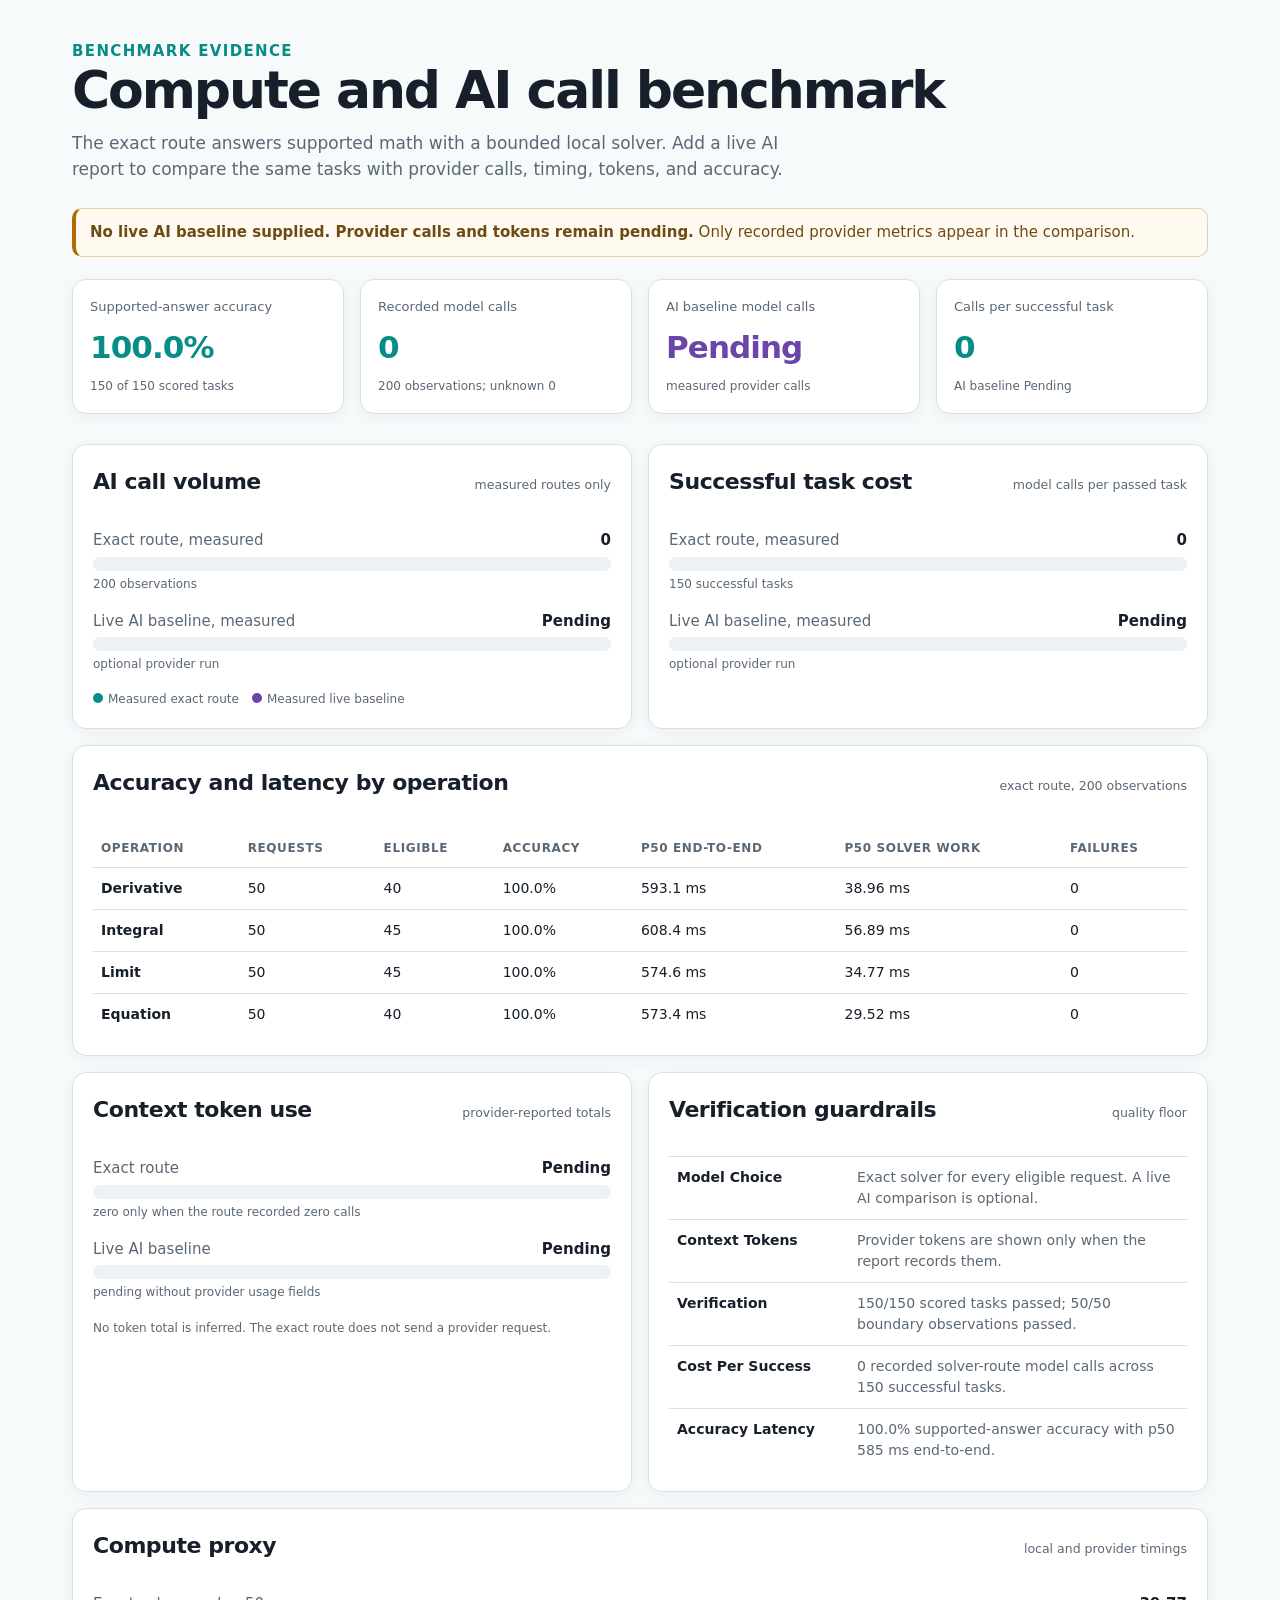
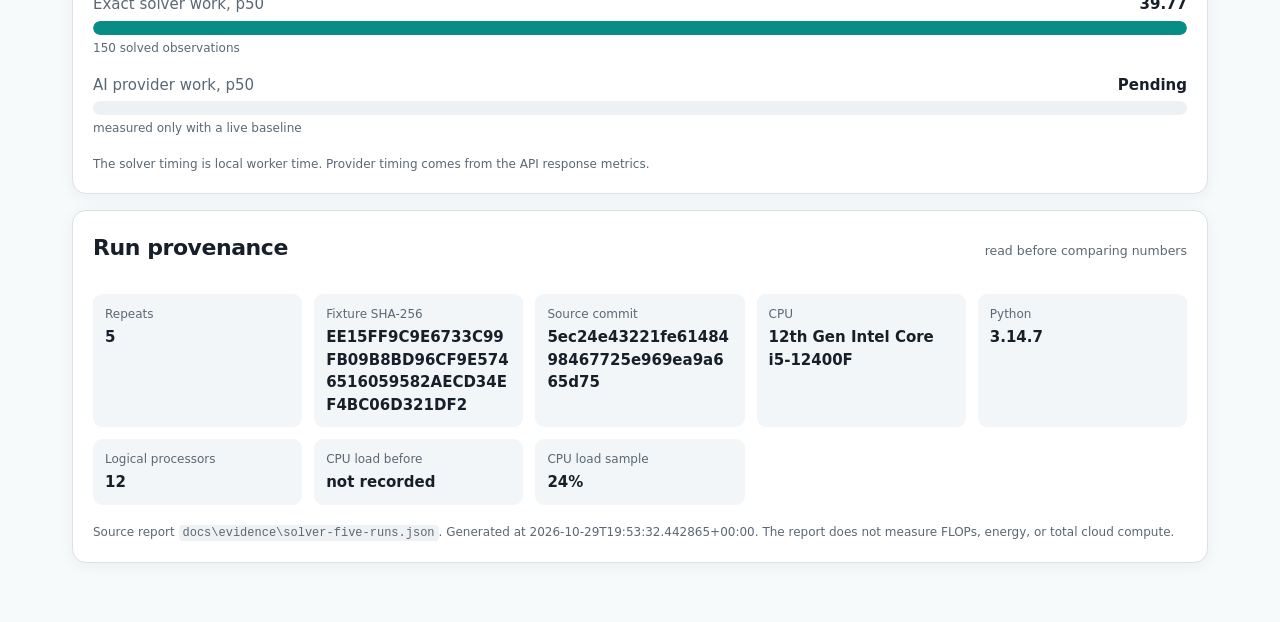
<file: docs/evidence/measured-benchmark.html>
<!doctype html>
<html lang="en">
<head>
<meta charset="utf-8"><meta name="viewport" content="width=device-width, initial-scale=1">
<title>Compute and AI call benchmark</title>
<style>
:root { color-scheme: light; --ink:#17202a; --muted:#5a6875; --line:#d9e0e6; --paper:#f7fafb; --card:#fff; --teal:#078c86; --amber:#b36b00; --purple:#6b45a8; --red:#b42318; }
* { box-sizing:border-box; } body { margin:0; font:15px/1.5 Inter, ui-sans-serif, system-ui, sans-serif; color:var(--ink); background:var(--paper); } main { max-width:1180px; margin:0 auto; padding:40px 22px 60px; } h1 { margin:0; font-size:clamp(30px,5vw,52px); letter-spacing:-.04em; line-height:1.05; } h2 { margin:0 0 14px; font-size:22px; letter-spacing:-.02em; } p { margin:0; } .lede { max-width:760px; margin:14px 0 26px; color:var(--muted); font-size:17px; } .notice { margin:18px 0; padding:12px 14px; border:1px solid #e6d2aa; border-left:4px solid var(--amber); border-radius:10px; background:#fffaf0; color:#6e4b14; } .grid { display:grid; gap:16px; } .cards { grid-template-columns:repeat(auto-fit,minmax(190px,1fr)); margin:22px 0 30px; } .card,.panel { border:1px solid var(--line); border-radius:14px; background:var(--card); box-shadow:0 3px 15px rgba(26,49,63,.05); } .card { min-height:130px; padding:17px; } .card p { color:var(--muted); font-size:13px; } .card strong { display:block; margin:8px 0 3px; font-size:31px; letter-spacing:-.03em; } .card span { color:var(--muted); font-size:12px; } .card.teal strong { color:var(--teal); } .card.amber strong { color:var(--amber); } .card.purple strong { color:var(--purple); } .card.slate strong { color:var(--ink); } .two { grid-template-columns:repeat(auto-fit,minmax(320px,1fr)); } .panel { padding:20px; } .panel-head { display:flex; align-items:baseline; justify-content:space-between; gap:12px; margin-bottom:16px; } .panel-head small { color:var(--muted); } .bar-row { margin:17px 0; } .bar-label { display:flex; justify-content:space-between; gap:12px; margin-bottom:5px; } .bar-label span { color:var(--muted); } .bar-label strong { white-space:nowrap; } .track { height:14px; overflow:hidden; border-radius:999px; background:#edf1f3; } .fill { height:100%; border-radius:inherit; } .fill.teal { background:var(--teal); } .fill.amber { background:#d6932d; } .fill.purple { background:var(--purple); } .bar-row small { display:block; margin-top:4px; color:var(--muted); font-size:12px; } table { width:100%; border-collapse:collapse; font-size:14px; } th,td { padding:10px 8px; border-top:1px solid var(--line); text-align:left; vertical-align:top; } th { font-weight:600; } thead th { border-top:0; color:var(--muted); font-size:12px; text-transform:uppercase; letter-spacing:.05em; } .table-wrap { overflow:auto; } .criteria th { width:180px; } .criteria td { color:var(--muted); } .meta { display:grid; grid-template-columns:repeat(auto-fit,minmax(190px,1fr)); gap:12px; } .meta div { padding:11px 12px; border-radius:9px; background:#f3f6f8; } .meta dt { color:var(--muted); font-size:12px; } .meta dd { margin:3px 0 0; overflow-wrap:anywhere; font-weight:600; } .legend { display:flex; flex-wrap:wrap; gap:13px; margin-top:16px; color:var(--muted); font-size:12px; } .legend i { display:inline-block; width:10px; height:10px; margin-right:5px; border-radius:50%; } .footnote { margin-top:18px; color:var(--muted); font-size:12px; } code { padding:1px 4px; border-radius:4px; background:#eef2f4; } @media (max-width:650px) { main { padding:28px 14px 44px; } .panel { padding:16px; } th,td { white-space:nowrap; } .criteria th,.criteria td { white-space:normal; } }
</style>
</head>
<body><main>
<p style="color:var(--teal);font-weight:700;letter-spacing:.09em;text-transform:uppercase">Benchmark evidence</p>
<h1>Compute and AI call benchmark</h1>
<p class="lede">The exact route answers supported math with a bounded local solver. Add a live AI report to compare the same tasks with provider calls, timing, tokens, and accuracy.</p>
<div class="notice"><strong>No live AI baseline supplied. Provider calls and tokens remain pending.</strong> Only recorded provider metrics appear in the comparison.</div>
<section class="grid cards">
<article class="card teal"><p>Supported-answer accuracy</p><strong>100.0%</strong><span>150 of 150 scored tasks</span></article>
<article class="card teal"><p>Recorded model calls</p><strong>0</strong><span>200 observations; unknown 0</span></article>
<article class="card purple"><p>AI baseline model calls</p><strong>Pending</strong><span>measured provider calls</span></article>
<article class="card teal"><p>Calls per successful task</p><strong>0</strong><span>AI baseline Pending</span></article>
</section>
<section class="grid two">
<article class="panel"><div class="panel-head"><h2>AI call volume</h2><small>measured routes only</small></div><div class="bar-row"><div class="bar-label"><span>Exact route, measured</span><strong>0</strong></div><div class="track"><div class="fill teal" style="width:0.00%"></div></div><small>200 observations</small></div><div class="bar-row"><div class="bar-label"><span>Live AI baseline, measured</span><strong>Pending</strong></div><div class="track"><div class="fill purple" style="width:0.00%"></div></div><small>optional provider run</small></div><div class="legend"><span><i style="background:var(--teal)"></i>Measured exact route</span><span><i style="background:var(--purple)"></i>Measured live baseline</span></div></article>
<article class="panel"><div class="panel-head"><h2>Successful task cost</h2><small>model calls per passed task</small></div><div class="bar-row"><div class="bar-label"><span>Exact route, measured</span><strong>0</strong></div><div class="track"><div class="fill teal" style="width:0.00%"></div></div><small>150 successful tasks</small></div><div class="bar-row"><div class="bar-label"><span>Live AI baseline, measured</span><strong>Pending</strong></div><div class="track"><div class="fill purple" style="width:0.00%"></div></div><small>optional provider run</small></div></article>
</section>
<section class="panel" style="margin-top:16px"><div class="panel-head"><h2>Accuracy and latency by operation</h2><small>exact route, 200 observations</small></div><div class="table-wrap"><table><thead><tr><th>Operation</th><th>Requests</th><th>Eligible</th><th>Accuracy</th><th>p50 end-to-end</th><th>p50 solver work</th><th>Failures</th></tr></thead><tbody><tr><th scope="row">Derivative</th><td>50</td><td>40</td><td>100.0%</td><td>593.1 ms</td><td>38.96 ms</td><td>0</td></tr><tr><th scope="row">Integral</th><td>50</td><td>45</td><td>100.0%</td><td>608.4 ms</td><td>56.89 ms</td><td>0</td></tr><tr><th scope="row">Limit</th><td>50</td><td>45</td><td>100.0%</td><td>574.6 ms</td><td>34.77 ms</td><td>0</td></tr><tr><th scope="row">Equation</th><td>50</td><td>40</td><td>100.0%</td><td>573.4 ms</td><td>29.52 ms</td><td>0</td></tr></tbody></table></div></section>
<section class="grid two" style="margin-top:16px">
<article class="panel"><div class="panel-head"><h2>Context token use</h2><small>provider-reported totals</small></div><div class="bar-row"><div class="bar-label"><span>Exact route</span><strong>Pending</strong></div><div class="track"><div class="fill teal" style="width:0.00%"></div></div><small>zero only when the route recorded zero calls</small></div><div class="bar-row"><div class="bar-label"><span>Live AI baseline</span><strong>Pending</strong></div><div class="track"><div class="fill purple" style="width:0.00%"></div></div><small>pending without provider usage fields</small></div><p class="footnote">No token total is inferred. The exact route does not send a provider request.</p></article>
<article class="panel"><div class="panel-head"><h2>Verification guardrails</h2><small>quality floor</small></div><table class="criteria"><tbody><tr><th scope="row">Model Choice</th><td>Exact solver for every eligible request. A live AI comparison is optional.</td></tr><tr><th scope="row">Context Tokens</th><td>Provider tokens are shown only when the report records them.</td></tr><tr><th scope="row">Verification</th><td>150/150 scored tasks passed; 50/50 boundary observations passed.</td></tr><tr><th scope="row">Cost Per Success</th><td>0 recorded solver-route model calls across 150 successful tasks.</td></tr><tr><th scope="row">Accuracy Latency</th><td>100.0% supported-answer accuracy with p50 585 ms end-to-end.</td></tr></tbody></table></article>
</section>
<section class="panel" style="margin-top:16px"><div class="panel-head"><h2>Compute proxy</h2><small>local and provider timings</small></div><div class="bar-row"><div class="bar-label"><span>Exact solver work, p50</span><strong>39.77</strong></div><div class="track"><div class="fill teal" style="width:100.00%"></div></div><small>150 solved observations</small></div><div class="bar-row"><div class="bar-label"><span>AI provider work, p50</span><strong>Pending</strong></div><div class="track"><div class="fill purple" style="width:0.00%"></div></div><small>measured only with a live baseline</small></div><p class="footnote">The solver timing is local worker time. Provider timing comes from the API response metrics.</p></section>
<section class="panel" style="margin-top:16px"><div class="panel-head"><h2>Run provenance</h2><small>read before comparing numbers</small></div><dl class="meta">
<div><dt>Repeats</dt><dd>5</dd></div><div><dt>Fixture SHA-256</dt><dd>EE15FF9C9E6733C99FB09B8BD96CF9E5746516059582AECD34EF4BC06D321DF2</dd></div><div><dt>Source commit</dt><dd>5ec24e43221fe6148498467725e969ea9a665d75</dd></div><div><dt>CPU</dt><dd>12th Gen Intel Core i5-12400F</dd></div><div><dt>Python</dt><dd>3.14.7</dd></div><div><dt>Logical processors</dt><dd>12</dd></div><div><dt>CPU load before</dt><dd>not recorded</dd></div><div><dt>CPU load sample</dt><dd>24%</dd></div>
</dl><p class="footnote">Source report <code>docs\evidence\solver-five-runs.json</code>. Generated at 2026-10-29T19:53:32.442865+00:00. The report does not measure FLOPs, energy, or total cloud compute.</p></section>
<script id="benchmark-data" type="application/json">{"baseline":null,"baseline_source":null,"criteria":{"accuracy_latency":"100.0% supported-answer accuracy with p50 585 ms end-to-end.","context_tokens":"Provider tokens are shown only when the report records them.","cost_per_success":"0 recorded solver-route model calls across 150 successful tasks.","model_choice":"Exact solver for every eligible request. A live AI comparison is optional.","verification":"150/150 scored tasks passed; 50/50 boundary observations passed."},"exact":{"accuracy":1.0,"ai_latency_ms":{"count":0,"known_total":0,"maximum":null,"median":null,"minimum":null,"total":null,"unknown":200},"boundary_observations":50,"boundary_passed":50,"calls":{"count":200,"known_total":0.0,"maximum":0.0,"median":0.0,"minimum":0.0,"total":0.0,"unknown":0},"eligible":170,"failed":0,"key":"solver","label":"Exact solver route","latency_ms":{"count":200,"known_total":119391.192,"maximum":1278.825,"median":585.121,"minimum":515.202,"total":119391.192,"unknown":0},"measured":true,"observations":200,"operations":[{"accuracy":1.0,"ai_latency_ms":{"count":0,"known_total":0,"maximum":null,"median":null,"minimum":null,"total":null,"unknown":50},"eligible":40,"failed":0,"latency_ms":{"count":50,"known_total":30376.085,"maximum":1278.825,"median":593.085,"minimum":517.781,"total":30376.085,"unknown":0},"observations":50,"operation":"derivative","scored":40,"solver_ms":{"count":40,"known_total":2243.988,"maximum":183.07,"median":38.962,"minimum":10.043,"total":null,"unknown":10},"successes":40},{"accuracy":1.0,"ai_latency_ms":{"count":0,"known_total":0,"maximum":null,"median":null,"minimum":null,"total":null,"unknown":50},"eligible":45,"failed":0,"latency_ms":{"count":50,"known_total":31109.986,"maximum":893.834,"median":608.434,"minimum":515.202,"total":31109.986,"unknown":0},"observations":50,"operation":"integral","scored":40,"solver_ms":{"count":40,"known_total":2930.584,"maximum":172.629,"median":56.888999999999996,"minimum":45.589,"total":null,"unknown":10},"successes":40},{"accuracy":1.0,"ai_latency_ms":{"count":0,"known_total":0,"maximum":null,"median":null,"minimum":null,"total":null,"unknown":50},"eligible":45,"failed":0,"latency_ms":{"count":50,"known_total":28978.828,"maximum":667.647,"median":574.5865,"minimum":516.405,"total":28978.828,"unknown":0},"observations":50,"operation":"limit","scored":35,"solver_ms":{"count":35,"known_total":1239.282,"maximum":60.828,"median":34.771,"minimum":9.142,"total":null,"unknown":15},"successes":35},{"accuracy":1.0,"ai_latency_ms":{"count":0,"known_total":0,"maximum":null,"median":null,"minimum":null,"total":null,"unknown":50},"eligible":40,"failed":0,"latency_ms":{"count":50,"known_total":28926.293,"maximum":743.387,"median":573.4110000000001,"minimum":516.113,"total":28926.293,"unknown":0},"observations":50,"operation":"equation","scored":35,"solver_ms":{"count":35,"known_total":1279.739,"maximum":107.702,"median":29.522,"minimum":1.628,"total":null,"unknown":15},"successes":35}],"scored":150,"solver_ms":{"count":150,"known_total":7693.593,"maximum":183.07,"median":39.772,"minimum":1.628,"total":null,"unknown":50},"successes":150,"tokens":{"count":0,"known_total":0,"maximum":null,"median":null,"minimum":null,"total":null,"unknown":200}},"provenance":{"cpu":"12th Gen Intel Core i5-12400F","cpu_load_before":null,"cpu_load_during":24.0,"fixture_sha256":"EE15FF9C9E6733C99FB09B8BD96CF9E5746516059582AECD34EF4BC06D321DF2","generated_at":"2026-10-29T19:53:32.442865+00:00","live_ai":false,"logical_processors":12,"python":"3.14.7","repeats":5,"source_commit":"5ec24e43221fe6148498467725e969ea9a665d75","source_path":"docs\\evidence\\solver-five-runs.json"}}</script>
</main></body></html>
</file>
